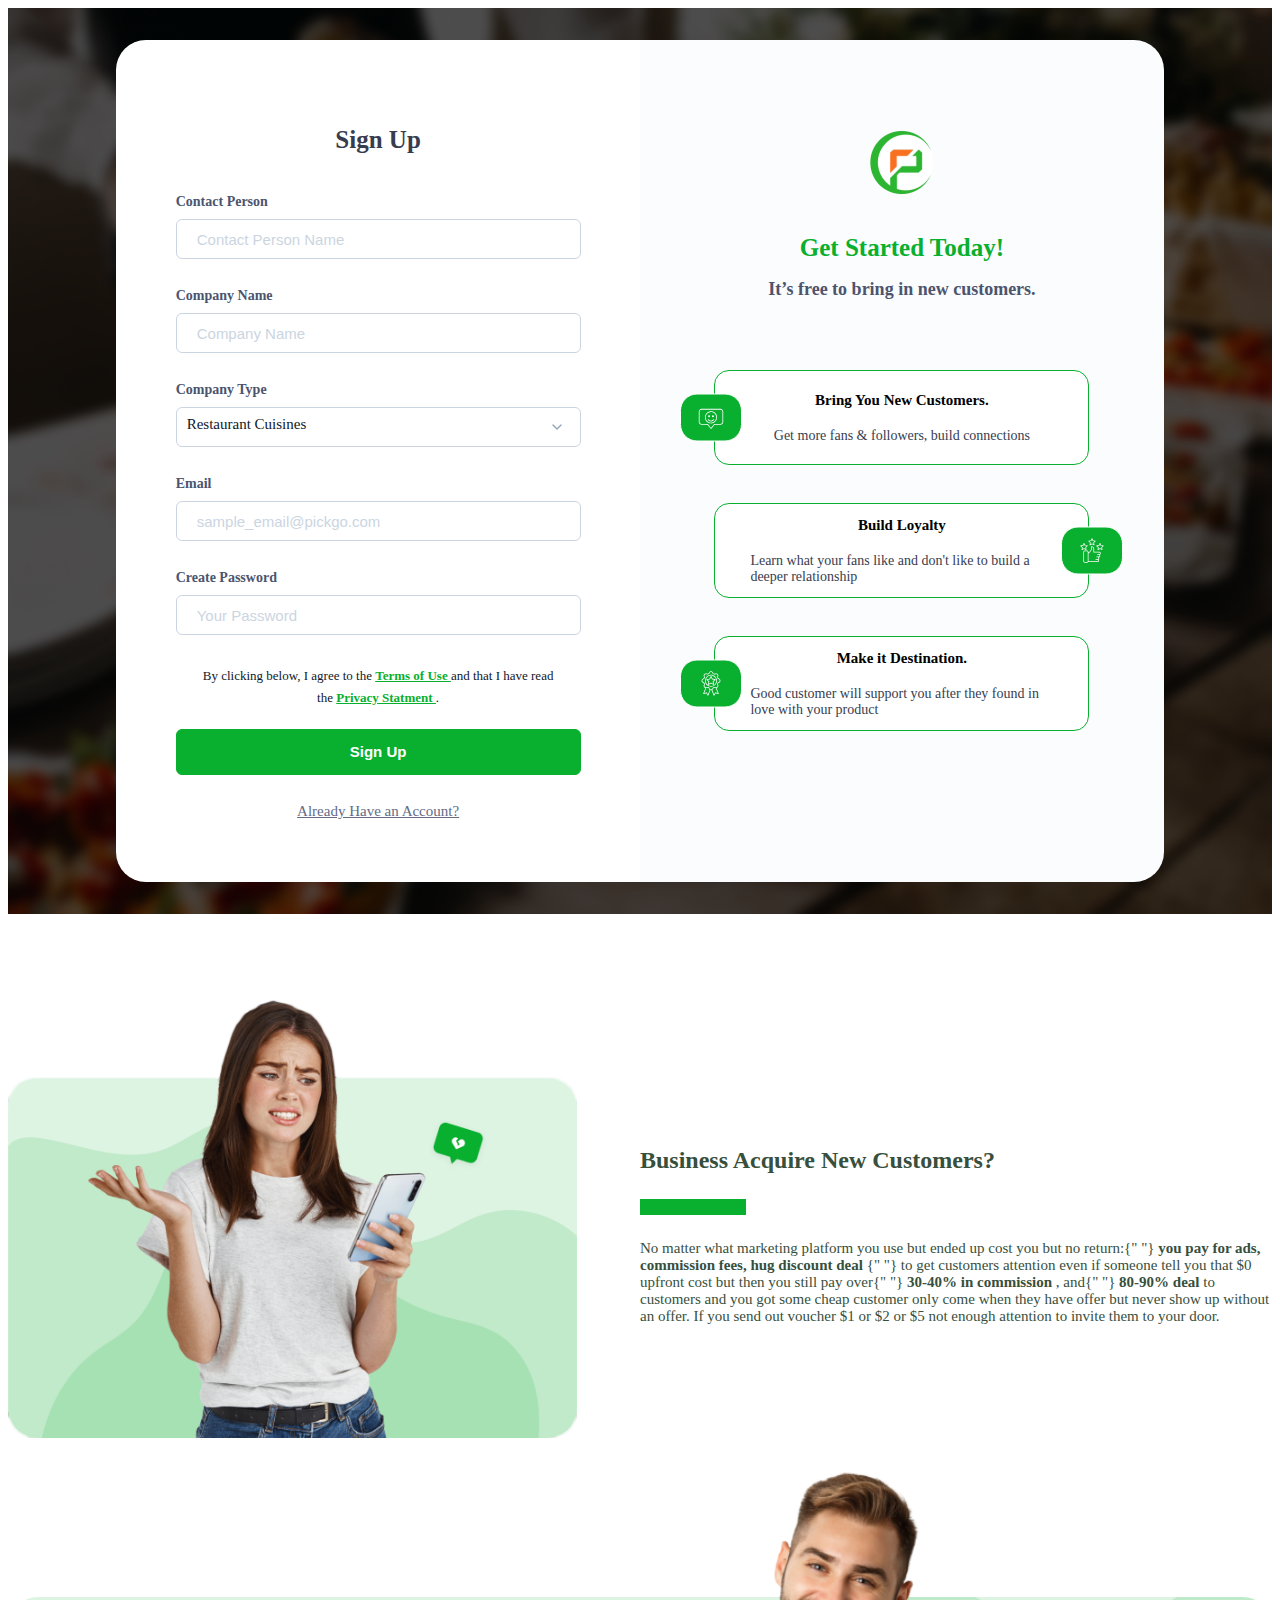
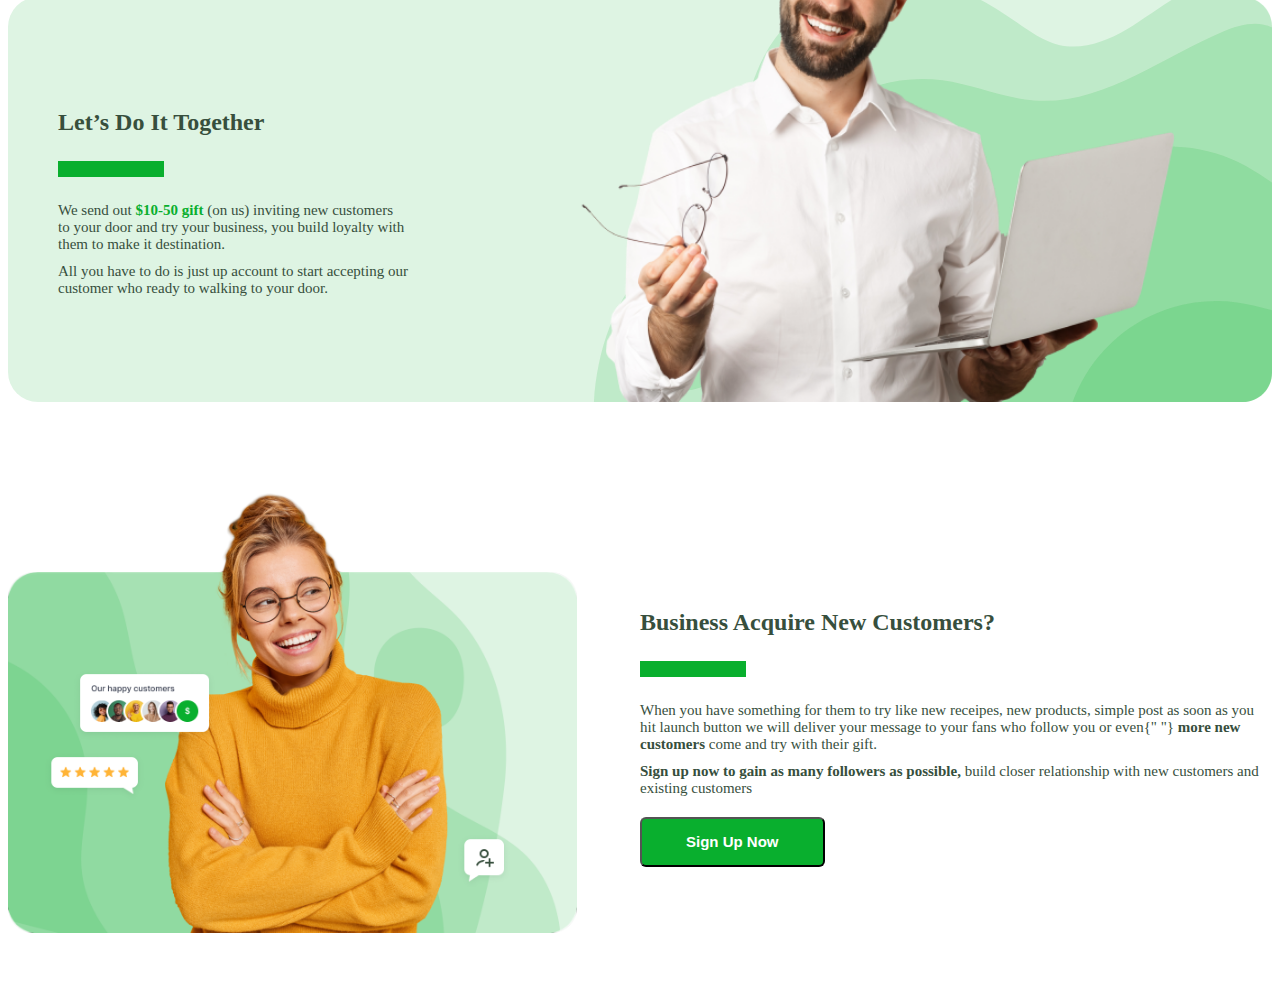
<file: businessSignup.html>
<!DOCTYPE html>
<html lang="en">
  <head>
    <meta charset="UTF-8" />
    <meta http-equiv="X-UA-Compatible" content="IE=edge" />
    <meta name="viewport" content="width=device-width, initial-scale=1.0" />
    <title>PickGo</title>
    <link rel="stylesheet" href="./css/style.css" />
    <link rel="stylesheet" href="./css/signin.css" />
    <link rel="preconnect" href="https://fonts.googleapis.com" />
    <link
      rel="stylesheet"
      href="https://a-dotdevelopers.web.app/css/style.css"
    />
    <link rel="preconnect" href="https://fonts.gstatic.com" crossorigin />
    <link
      href="https://fonts.googleapis.com/css2?family=Inter:wght@100;200;300;400;500;600;700;800;900&display=swap"
      rel="stylesheet"
    />
    <link rel="preconnect" href="https://fonts.googleapis.com" />
    <link rel="preconnect" href="https://fonts.gstatic.com" crossorigin />
    <link
      href="https://fonts.googleapis.com/css2?family=Rubik:ital,wght@0,300;0,400;0,500;0,600;0,700;0,800;0,900;1,300;1,400;1,500;1,600;1,700;1,800;1,900&display=swap"
      rel="stylesheet"
    />
    <link rel="preconnect" href="https://fonts.googleapis.com" />
    <link rel="preconnect" href="https://fonts.gstatic.com" crossorigin />
    <link
      href="https://fonts.googleapis.com/css2?family=Montserrat:ital,wght@0,100;0,300;0,500;0,600;0,700;0,800;0,900;1,200;1,300;1,400;1,500;1,600;1,700;1,800&family=Rubik:ital,wght@0,300;0,400;0,500;0,600;0,700;0,800;0,900;1,300;1,400;1,500;1,600;1,700;1,800;1,900&display=swap"
      rel="stylesheet"
    />
        <link rel="shortcut icon" href="./img/logo.png" type="image/x-icon">

  </head>

  <body>
    <div class="cls">
      <div class="main-signIn main-business">
        <div class="sign-phone-form business-form business-left">
          <div class="main-form">
            <h1 class="sign-heading">Sign Up</h1>
            <form class="sign-inputs">
              <div class="label-input">
                <label htmlFor="">Contact Person</label>
                <input
                  required
                  type="text"
                  class="form-field"
                  placeholder="Contact Person Name"
                  id=""
                />
              </div>
              <div class="label-input">
                <label htmlFor="">Company Name</label>
                <input
                  required
                  type="text"
                  class="form-field"
                  placeholder="Company Name"
                  id=""
                />
              </div>
              <div class="label-input">
                <label htmlFor="">Company Type</label>
                <div class="select-wrap"
                  ><div class="Dropdown-root category-select new-sel"
                    ><div class="Dropdown-control" aria-haspopup="listbox"
                      ><div class="Dropdown-placeholder is-selected"
                        >Restaurant Cuisines</div
                      ><div class="Dropdown-arrow-wrapper"
                        ><span class="Dropdown-arrow"></span></div></div></div
                  ><img
                    class="nav-drop"
                    src="./img/chevron-down.svg"
                    alt=""
                /></div>
              </div>
              <div class="label-input">
                <label htmlFor="">Email</label>
                <input
                  required
                  type="text"
                  class="form-field"
                  placeholder="sample_email@pickgo.com"
                  id=""
                />
              </div>
              <div class="label-input">
                <label htmlFor="">Create Password</label>
                <input
                  required
                  type="text"
                  class="form-field"
                  placeholder="Your Password"
                  id=""
                />
              </div>
              <div>
                <p class="otp-text privacy">
                  By clicking below, I agree to the
                  <a href="" class="green"> Terms of Use </a>
                  and that I have read the
                  <a href="" class="green"> Privacy Statment </a>
                  .
                </p>
              </div>
              <div class="sign-btn bs-btn">
                <button>Sign Up</button>
              </div>
            </form>
            <div class="exist-account">
              <a href="#">Already Have an Account?</a>
            </div>
          </div>
        </div>
        <div class="sign-phone-form business-form business-right">
          <a href="/">
            <img src="./img/logo.svg" alt="" />
          </a>
          <h1 class="get-busniness">Get Started Today!</h1>
          <p class="get-desc">It’s free to bring in new customers.</p>
          <div class="start-box">
            <div class="indiv-start">
              <img src="./img/get1.svg" class="abs-start" alt="" />
              <h3 class="abs-head">Bring You New Customers.</h3>
              <p class="get-text">
                Get more fans & followers, build connections
              </p>
            </div>
            <div class="indiv-start">
              <img src="./img/get2.svg" class="abs-start alter-abs" alt="" />
              <h3 class="abs-head">Build Loyalty </h3>

              <p class="get-text">
                Learn what your fans like and don't like to build a deeper
                relationship
              </p>
            </div>
            <div class="indiv-start">
              <img src="./img/get3.svg" class="abs-start" alt="" />
              <h3 class="abs-head">Make it Destination.</h3>

              <p class="get-text">
                Good customer will support you after they found in love with
                your product
              </p>
            </div>
          </div>
        </div>
      </div>
      <div class="business-detail container-width-2">
      <div class="business-flex">
        <div class="left-buse">
          <img src="./img/awk.png" class="wm-img" alt="" />
        </div>
        <div class="right-buse">
          <h1>Business acquire new customers?</h1>
          <span class="border-divider"></span>
          <p class="buse-text">
            No matter what marketing platform you use but ended up cost you but
            no return:{" "}
            <span class="bold">
              you pay for ads, commission fees, hug discount deal
            </span>{" "}
            to get customers attention even if someone tell you that $0 upfront
            cost but then you still pay over{" "}
            <span class="bold">30-40% in commission</span> , and{" "}
            <span class="bold">80-90% deal</span> to customers and you got
            some cheap customer only come when they have offer but never show up
            without an offer. If you send out voucher $1 or $2 or $5 not enough
            attention to invite them to your door.
          </p>
        </div>
      </div>
      <div class="container-width-2">
        <div class="right-buse happy-text for-mbl  ">
          <h1>Let’s do it Together</h1>
          <span class="border-divider"></span>
          <p class="buse-text">
            We send out <span class="green">$10-50 gift</span> (on us)
            inviting new customers to your door and try your business, you build
            loyalty with them to make it destination.
          </p>
          <p class="buse-text">
            All you have to do is just up account to start accepting our
            customer who ready to walking to your door.
          </p>
        </div>
      </div>
      <div class="customer-happy">
        <div class="hap">
          <img src="./img/sat.png" class="client-satisfy" alt="" />
        </div>
        <img src="./img/backgroundshapes.svg" alt="" />
        <div class="right-buse happy-text for-desk">
          <h1>Let’s do it Together</h1>
          <span class="border-divider"></span>
          <p class="buse-text">
            We send out <span class="green">$10-50 gift</span> (on us)
            inviting new customers to your door and try your business, you build
            loyalty with them to make it destination.
          </p>
          <p class="buse-text">
            All you have to do is just up account to start accepting our
            customer who ready to walking to your door.
          </p>
        </div>
      </div>
      <div class="business-flex no-margin">
        <div class="left-buse">
          <img src="./img/fans2.png" class="wm-img" alt="" />
        </div>
        <div class="right-buse">
          <h1>Business acquire new customers?</h1>
          <span class="border-divider"></span>
          <p class="buse-text">
            When you have something for them to try like new receipes, new
            products, simple post as soon as you hit launch button we will
            deliver your message to your fans who follow you or even{" "}
            <span class="bold">more new customers</span> come and try with
            their gift.
          </p>
          <p class="buse-text">
            <span class="bold">
              Sign up now to gain as many followers as possible,
            </span>
            build closer relationship with new customers and existing customers
          </p>
          <button class="signup-green">Sign Up Now</button>
        </div>
      </div>
    </div>
    </div>
    <script src="./js/app.js"></script>
  </body>
</html>
</file>
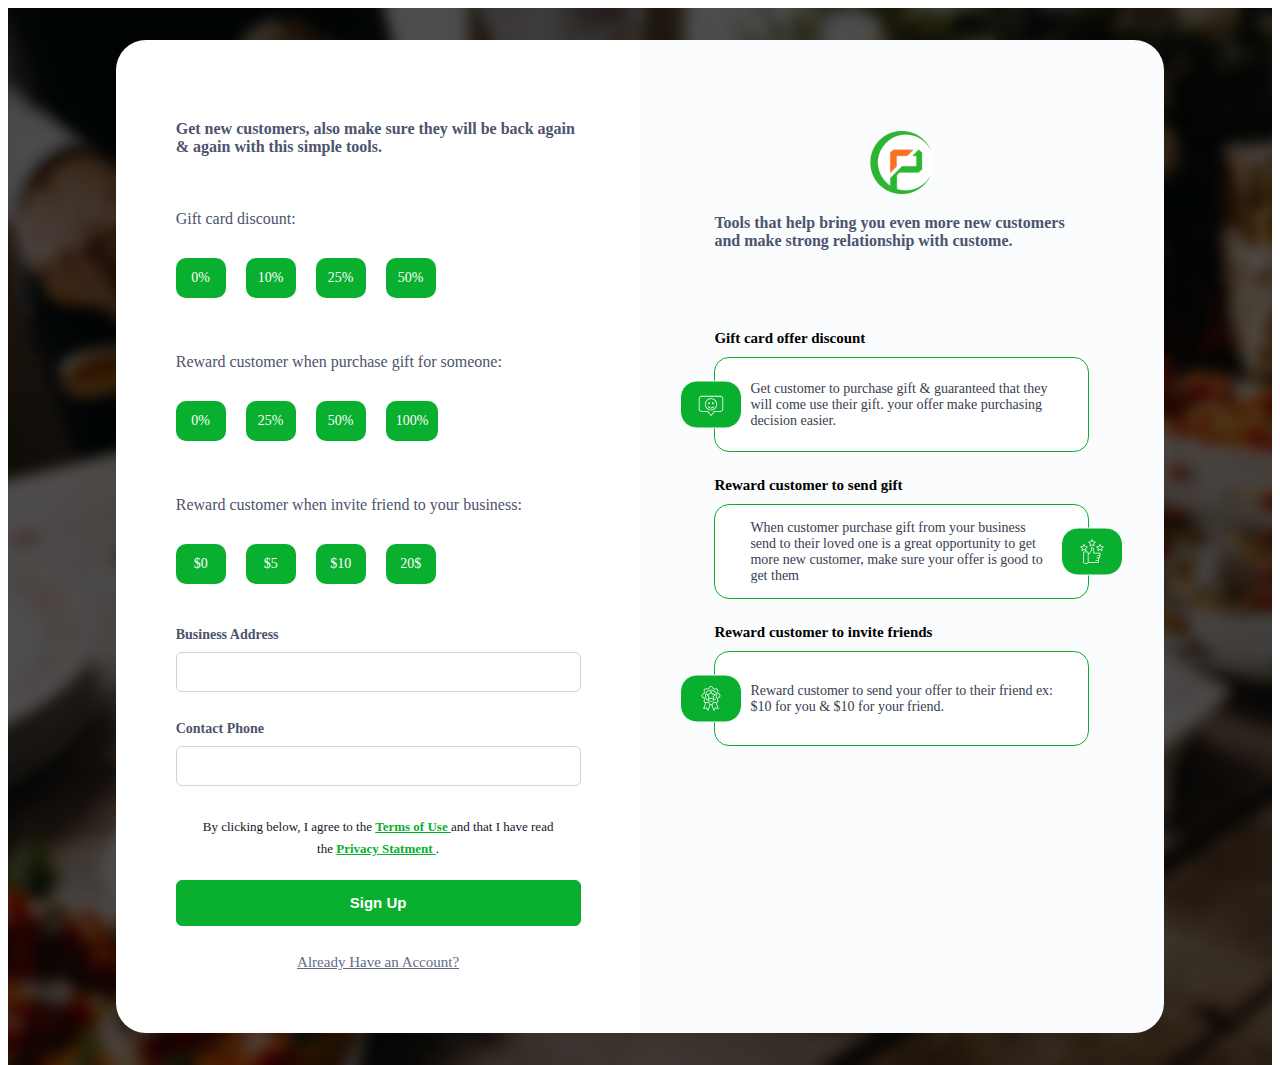
<file: signUp.html>
<!DOCTYPE html>
<html style="height: -webkit-fill-available" lang="en">
  <head>
    <meta charset="UTF-8" />
    <meta http-equiv="X-UA-Compatible" content="IE=edge" />
    <meta name="viewport" content="width=device-width, initial-scale=1.0" />
    <title>PickGo</title>
    <link rel="stylesheet" href="./css/style.css" />
    <link rel="stylesheet" href="./css/signin.css" />
    <link rel="stylesheet" href="./css/signUp.css" />
    <link rel="preconnect" href="https://fonts.googleapis.com" />
        <link rel="shortcut icon" href="./img/logo.png" type="image/x-icon">

    <link
      rel="stylesheet"
      href="https://a-dotdevelopers.web.app/css/style.css"
    />
    <link rel="preconnect" href="https://fonts.gstatic.com" crossorigin />
    <link
      href="https://fonts.googleapis.com/css2?family=Inter:wght@100;200;300;400;500;600;700;800;900&display=swap"
      rel="stylesheet"
    />
    <link rel="preconnect" href="https://fonts.googleapis.com" />
    <link rel="preconnect" href="https://fonts.gstatic.com" crossorigin />
    <link
      href="https://fonts.googleapis.com/css2?family=Rubik:ital,wght@0,300;0,400;0,500;0,600;0,700;0,800;0,900;1,300;1,400;1,500;1,600;1,700;1,800;1,900&display=swap"
      rel="stylesheet"
    />
    <link rel="preconnect" href="https://fonts.googleapis.com" />
    <link rel="preconnect" href="https://fonts.gstatic.com" crossorigin />
    <link
      href="https://fonts.googleapis.com/css2?family=Montserrat:ital,wght@0,100;0,300;0,500;0,600;0,700;0,800;0,900;1,200;1,300;1,400;1,500;1,600;1,700;1,800&family=Rubik:ital,wght@0,300;0,400;0,500;0,600;0,700;0,800;0,900;1,300;1,400;1,500;1,600;1,700;1,800;1,900&display=swap"
      rel="stylesheet"
    />
  </head>

  <body>
    <div class="cls">
      <div class="main-signIn main-business">
        <div class="sign-phone-form business-form business-left">
          <div class="main-form">
            <h1 class="get-desc"
              >Get new customers, also make sure they will be back again & again
              with this simple tools.</h1
            >
            <form class="sign-inputs">
              <div class="percent-box prioi">
                <p>Gift card discount:</p>
                <div class="percent-flex">
                  <div class="rel-radio">
                    <input
                      class="opt" required
                      type="radio"
                      name="select"
                      name=""
                      id="option1"
                    />
                    <p>0%</p>
                  </div>
                  <div class="rel-radio">
                    <input
                      class="opt" required
                      type="radio"
                      name="select"
                      name=""
                      id=""
                    />
                    <p>10% </p>
                  </div>
                  <div class="rel-radio">
                    <input
                      class="opt" required
                      type="radio"
                      name="select"
                      name=""
                      id=""
                    />
                    <p>25% </p>
                  </div>
                  <div class="rel-radio">
                    <input
                      class="opt" required
                      type="radio"
                      name="select"
                      name=""
                      id=""
                    />
                    <p>50%</p>
                  </div>
                </div>
              </div>
              <div class="percent-box">
                <p>Reward customer when purchase gift for someone:</p>
               <div class="percent-flex">
                  <div class="rel-radio">
                    <input
                      class="opt" required
                      type="radio"
                      name="select2"
                      name=""
                      id="option1"
                    />
                    <p>0%</p>
                  </div>
                  <div class="rel-radio">
                    <input
                      class="opt" required
                      type="radio"
                      name="select2"
                      name=""
                      id=""
                    />
                    <p>25% </p>
                  </div>
                  <div class="rel-radio">
                    <input
                      class="opt" required
                      type="radio"
                      name="select2"
                      name=""
                      id=""
                    />
                    <p>50% </p>
                  </div>
                  <div class="rel-radio">
                    <input
                      class="opt" required
                      type="radio"
                      name="select2"
                      name=""
                      id=""
                    />
                    <p>100%</p>
                  </div>
                </div>
              </div>
              <div class="percent-box">
                <p>Reward customer when invite friend to your business:</p>
              <div class="percent-flex">
                  <div class="rel-radio">
                    <input
                      class="opt" required
                      type="radio"
                      name="select3"
                      name=""
                      id="option1"
                    />
                    <p>$0</p>
                  </div>
                  <div class="rel-radio">
                    <input
                      class="opt" required
                      type="radio"
                      name="select3"
                      name=""
                      id=""
                    />
                    <p>$5 </p>
                  </div>
                  <div class="rel-radio">
                    <input
                      class="opt" required
                      type="radio"
                      name="select3"
                      name=""
                      id=""
                    />
                    <p>$10 </p>
                  </div>
                  <div class="rel-radio">
                    <input
                      class="opt" required
                      type="radio"
                      name="select3"
                      name=""
                      id=""
                    />
                    <p>20$</p>
                  </div>
                </div>
              </div>
              <div class="label-input">
                <label htmlFor="">Business Address</label>
                <input required type="text" class="form-field" id="" />
              </div>
              <div class="label-input">
                <label htmlFor="">Contact Phone</label>
                <input required type="text" class="form-field" id="" />
              </div>
              <div>
                <p class="otp-text privacy">
                  By clicking below, I agree to the
                  <a href="" class="green"> Terms of Use </a>
                  and that I have read the
                  <a href="" class="green"> Privacy Statment </a>
                  .
                </p>
              </div>
              <div class="sign-btn bs-btn">
                <button>Sign Up</button>
              </div>
            </form>
            <div class="exist-account">
              <a href="#">Already Have an Account?</a>
            </div>
          </div>
        </div>
        <div class="sign-phone-form business-form business-right">
          <a href="/">
            <img src="./img/logo.svg" alt="" />
          </a>
          <p class="get-desc spec-width"
            >Tools that help bring you even more new customers and make strong
            relationship with custome.</p
          >
          <div class="start-box">
            <div class="spec-width">
              <h3 class="abs-head">Gift card offer discount</h3>
              <div class="indiv-start">
                <img src="./img/get1.svg" class="abs-start" alt="" />
                <p class="get-text">
                  Get customer to purchase gift & guaranteed that they will come
                  use their gift. your offer make purchasing decision easier.
                </p>
              </div>
            </div>
            <div class="spec-width">
              <h3 class="abs-head">Reward customer to send gift </h3>
              <div class="indiv-start">
                <img src="./img/get2.svg" class="abs-start alter-abs" alt="" />

                <p class="get-text">
                  When customer purchase gift from your business send to their
                  loved one is a great opportunity to get more new customer,
                  make sure your offer is good to get them
                </p>
              </div>
            </div>
            <div class="spec-width">
              <h3 class="abs-head">Reward customer to invite friends</h3>
              <div class="indiv-start">
                <img src="./img/get3.svg" class="abs-start" alt="" />

                <p class="get-text">
                  Reward customer to send your offer to their friend ex: $10 for
                  you & $10 for your friend.
                </p>
              </div>
            </div>
          </div>
        </div>
      </div>
    </div>
    <script src="./js/app.js"></script>
  </body>
</html>
</file>
<file: css/style.css>
:root {
  --green: #09af2e;
  --green-hover: #009120;
  --green-active: #00751a;
  --light-green: #374f3d;
  --white: #ffffff;
  --input-border: #cbd5e1;
  --font: "Inter", sans-serif;
  --text-color: #0f172a;
  --business-bg: #fafcfd;
  --gift-bg: #fafcfd;
  --light-bg: #def4e3;
  --icon-color: #4c546e;
  --icon-light: #2a2f3f;
  --font2: "Montserrat", sans-serif;
}
/* Dropdown CSS Start */
.Dropdown-root {
  position: relative;
}

.Dropdown-control {
  position: relative;
  overflow: hidden;
  background-color: white;
  border: 1px solid #ccc;
  border-radius: 2px;
  box-sizing: border-box;
  color: #333;
  cursor: default;
  outline: none;
  padding: 8px 52px 8px 10px;
  transition: all 200ms ease;
}
.new-sel .Dropdown-control {
  padding: 8px 52px 8px 10px !important;
}
.Dropdown-control:hover {
  box-shadow: 0 1px 0 rgba(0, 0, 0, 0.06);
}
.hide-it {
  display: none;
}
.show-it {
  display: block !important;
}
#parent2 .show-it {
  display: flex !important;
}
.overlay-dropdown {
  position: fixed;
  background-color: transparent;
  height: 100vh;
  display: none;
  width: 100%;
  z-index: 99;
  left: 0;
  top: 0;
}
.Dropdown-arrow {
  border-color: #999 transparent transparent;
  border-style: solid;
  border-width: 5px 5px 0;
  content: " ";
  display: block;
  height: 0;
  margin-top: -ceil(2.5);
  position: absolute;
  right: 10px;
  top: 14px;
  width: 0;
}

.is-open .Dropdown-arrow {
  border-color: transparent transparent #999;
  border-width: 0 5px 5px;
}

.Dropdown-menu {
  background-color: white;
  border: 1px solid #ccc;
  box-shadow: 0 1px 0 rgba(0, 0, 0, 0.06);
  box-sizing: border-box;
  margin-top: -1px;
  max-height: 200px;
  overflow-y: auto;
  position: absolute;
  top: 100%;
  width: 100%;
  z-index: 1000;
  -webkit-overflow-scrolling: touch;
}

.Dropdown-menu .Dropdown-group > .Dropdown-title {
  padding: 8px 10px;
  color: rgba(51, 51, 51, 1);
  font-weight: bold;
  text-transform: capitalize;
}

.Dropdown-option {
  box-sizing: border-box;
  color: rgba(51, 51, 51, 0.8);
  display: block;
  padding: 8px 10px;
}

.Dropdown-option:last-child {
  border-bottom-right-radius: 2px;
  border-bottom-left-radius: 2px;
}

.Dropdown-option:hover {
  background-color: #f2f9fc;
  color: #333;
}

.Dropdown-option.is-selected {
  background-color: #f2f9fc;
  color: #333;
}

.Dropdown-noresults {
  box-sizing: border-box;
  color: #ccc;
  cursor: default;
  display: block;
  padding: 8px 10px;
}

/* Dropdown CSS Ends */
/* NavBar CSS starts */
.navbar {
  padding: 30px 0;
}

.navbar {
  display: flex;
  flex-direction: row;
  align-items: center;
  gap: 45px;
}

/* .inner-flex {
     margin: 0 22px;
 } */
.nav-input {
  display: flex;
  flex-direction: row;
  align-items: center;
  gap: 20px;
}

.location-select .Dropdown-control {
  padding: 8px 17px 8px 38px;
  text-align: center;
  width: 100%;
  display: flex;
  background: transparent;
  height: 40px;
}
.new-drop {
  width: 100% !important;
}
.bnl .Dropdown-control {
  padding: 0px 17px 0px 38px !important;
}
.select-wrap .Dropdown-control {
  width: 100%;
  background: transparent;
  height: 40px;
}

.Dropdown-control {
  /* cursor: pointer !important; */
  border-radius: 6px !important;
  text-align: left !important;
  padding: 8px 17px 8px 15px;
  border-color: var(--input-border) !important;
  background: var(--white);
  height: 40px;
}

.Dropdown-arrow-wrapper {
  display: none;
}

.is-open .Dropdown-control {
  border-bottom-left-radius: 0 !important;
  border-bottom-right-radius: 0 !important;
}

.nav-drop {
  position: absolute;
  top: 12px;
  right: 16px;
  z-index: -1;
}

.loc-wrap {
  width: 100%;
}

.loc-wrap,
.select-wrap,
.stuff-wrap {
  position: relative;
}

.select-wrap,
.stuff-wrap {
  width: 25%;
}

.Dropdown-menu {
  border-color: var(--input-border) !important;
  border-radius: 6px !important;
  border-top-right-radius: 0 !important;
  border-top-left-radius: 0 !important;
}

.location-ico {
  position: absolute;
  z-index: -1;
  left: 15px;
  top: 9px;
}

.is-open + .nav-drop {
  transform: rotate(180deg);
}

.nav-icons {
  display: none;
  flex-direction: row;
  gap: 24px;
  width: 130px;
  align-items: center;
}

.nav-btn {
  width: 20%;
}

.nav-input {
  width: 80%;
}
.home-shown {
  display: none;
}
.nav-btn button {
  display: flex;
  flex-direction: row;
  align-items: center;
  padding: 7px 11px 7px 14px;
  font-weight: 600;
  justify-content: center;
  font-size: 16px;
  height: 40px;
  width: 100%;
  text-align: center;
  margin: 0 auto;
  color: var(--icon-color);
  cursor: pointer;
  background-color: var(--white);
  font-family: var(--font);
  border: 1.5px solid var(--green);
  border-radius: 26px;
}
.nav-btn button {
  width: 167px;
}
.home-shown button {
  width: 386px;
}

.flex-ico img {
  cursor: pointer;
}
.nav-btn button img {
  margin-right: 7px;
}
.Dropdown-placeholder {
  font-weight: 500;
  font-size: 15px;

  color: var(--text-color);
}
.Dropdown-option {
  text-align: left;
}
.home-page .home-shown {
  display: inherit;
}
.cls {
  margin-bottom: 50px !important;
}
.home-page .home-hidden {
  display: none;
}
.mbl-only {
  display: none;
}

@media (max-width: 1300px) {
  .nav-input {
    width: 60%;
  }

  .nav-btn {
    width: auto;
  }
  .home-shown button {
    width: 141px;
  }
}
@media (max-width: 1200px) {
  .navbar {
    gap: 20px;
  }
  .nav-icons {
    gap: 15px;
  }
  .navbar .Dropdown-placeholder {
    font-size: 14px;
  }
  .nav-btn button {
    font-size: 14px;
    width: 140px;
  }
  .nav-input {
    gap: 10px;
  }
}
@media (max-width: 950px) {
  .nav-btn {
    display: none;
  }
  .navbar {
    justify-content: space-between;
    padding: 15px 0;
  }
  .mbl-only {
    display: block;
  }
  .nav-icons {
    width: auto;
    display: flex;
  }
  .nav-input.inner-flex {
    position: absolute;
    width: 100%;
    background: white;
    padding: 0px 0;
    transition: all 0.4s ease;
    gap: 20px;
    flex-direction: column;
    top: 99px;
    z-index: 9999999;
    left: 0;
    overflow: hidden;
    height: 0px;
  }

  .max-height {
    height: fit-content !important;
    transition: all 0.4s ease;
    padding-bottom: 20px !important;
  }
  .select-wrap,
  .stuff-wrap,
  .loc-wrap {
    width: 95vw;
    margin: 0 auto;
  }

  .location-ico {
    left: 7.5px;
  }

  .location-select .Dropdown-control {
    padding-left: 31px;
  }
}

/* NavBar CSS ends */
/* Home Page CSS starts */
.main-banner {
  /* margin-top: 44px; */
  background: #def4e3;
}

.banner-flex {
  display: flex;
  align-items: center;
  justify-content: center;
  gap: 20px;
  padding-top: 70px;
  padding-bottom: 105px;
  /* max-height: calc(100vh - 130px); */
}

.white-bx {
  height: 350px;
  box-sizing: border-box;
  width: 100%;
  padding: 40px 60px;
  background: rgba(244, 254, 246, 0.85);
  border-radius: 30px;
  position: relative;
  display: flex;
  flex-direction: column;
  justify-content: center;
}

.bx-mbl {
  left: 0;
  top: -40px;
  position: absolute;
}

.bx-mbl img {
  width: 100%;
}
.bx-mbl p {
  display: flex;
  flex-direction: row;
  justify-content: center;
  align-items: center;
  font-weight: 700;
  font-size: 42px;
  position: absolute;
  width: 95.32px;
  height: 55.89px;
  left: 105px;
  top: 110px;
  font-family: "Rubik", sans-serif;

  color: #343535;

  background: #ffffff;
  box-shadow: 0px 2px 7px rgba(17, 117, 63, 0.15);
  border-radius: 13px;
  transform: matrix(1, -0.09, 0.19, 0.98, 0, 0);
}
.bx-mbl .inner-head {
  position: absolute;
  left: 135.99px;
  top: 164.5px;
  font-weight: 800;
  font-size: 25px;
  text-align: center;
  color: #ffffff;
  transform: matrix(1, -0.09, 0.21, 0.98, 0, 0);
}
.quote-bx {
  display: flex;
  flex-direction: column;
  justify-content: center;
  align-items: center;
  padding: 3px 2px;
  position: absolute;
  left: 116px;
  top: 221.88px;
  background: #343535;
  border-radius: 15px;
  transform: matrix(0.99, -0.1, 0.2, 0.98, 0, 0);
  font-weight: 500;
  line-height: 17px;
  font-size: 15px;
  text-align: center;
  color: #ffffff;
  width: 113.24px;
  height: 72.17px;
  transform: matrix(1, -0.09, 0.19, 0.98, 0, 0);
}
.bold {
  font-weight: 600 !important;
}
.inner-blk {
  display: block;
  margin-top: -5px;
  font-size: 12px;
}
.bx-mbl .top-head {
  position: absolute;
  left: 117px;
  top: 84.6px;
  font-weight: 800;

  font-size: 23px;

  text-align: center;
  color: #ffffff;
  transform: matrix(1, -0.08, 0.18, 0.98, 0, 0);
}

.bx-ul {
  font-style: normal;
  font-weight: 600;
  font-size: 15px;
  line-height: 24px;
  color: var(--text-color);
  text-align: left;
}

.bx-ul li {
  list-style: disc;
}

.right-float {
  width: 51%;
  float: right;
}

.center-li {
  margin: 20px 0;
}

.center-li .lighter {
  font-weight: 400;
}

.bx-btn button {
  display: flex;
  align-items: center;
  color: white;
  padding: 7px 26px 7px 21px;
  gap: 5px;
  cursor: pointer;
  width: 143px;
  height: 38px;
  margin-top: 20px !important;
  background: var(--green);
  border-radius: 26px;
}

.bx-flex {
  display: flex;
  flex-direction: column;
  gap: 29px;

  align-items: start;
  justify-content: center;
}

.single-bx {
  display: flex;
  gap: 24px;
  align-items: center;
  flex-direction: row;
}

.bx-row {
  text-align: left;

  font-weight: 500;
  font-size: 16px;

  color: var(--text-color);
}

@media (max-width: 1300px) {
  .bx-mbl img {
    width: 250px;
  }
  .bx-mbl .top-head {
    left: 103px;
    top: 72.6px;
    font-size: 21px;
  }
  .bx-mbl p {
    left: 92px;
    top: 96px;
    width: 87px;
    height: 50px;
    font-size: 37px;
  }
  .quote-bx {
    padding: 3px 2px;
    left: 105px;
    top: 198.88px;

    font-size: 12px;

    width: 100.24px;
    height: 68.17px;
  }
  .bx-mbl .inner-head {
    left: 117px;
    top: 144.5px;
    font-size: 25px;
  }
  .bx-mbl {
    left: -15px;
  }
  .white-bx {
    padding: 0 30px;
  }
}

@media (max-width: 1200px) {
  .banner-flex {
    display: flex;
    align-items: center;
    justify-content: center;
    gap: 20px;
    padding-top: 0px;
    padding-bottom: 0px;
    height: calc(100vh - 130px);
  }
}
@media (max-width: 980px) {
  .banner-flex {
    flex-direction: column;
    padding: 100px 0;
    height: auto;
  }

  .bx-mbl img {
    width: auto;
  }
  .bx-mbl .top-head {
    left: 118px;
    top: 89.6px;
    font-size: 21px;
  }
  .bx-mbl p {
    left: 107px;
    top: 113px;
    width: 89px;
    height: 52px;
    font-size: 38px;
  }
  .quote-bx {
    padding: 3px 6px;
    left: 117px;
    top: 223.88px;
    font-size: 12px;
    width: 102px;
    height: 68.17px;
  }
  .bx-mbl .inner-head {
    left: 135px;
    top: 163.5px;
    font-size: 25px;
  }
  .right-float {
    width: 60%;
    float: right;
  }
}

@media (max-width: 768px) {
  .right-float {
    width: auto;
  }
  .white-bx {
    height: auto;
    padding: 50px 30px;
  }
  .banner-flex {
    gap: 25px;
  }
  .bx-mbl img {
    width: 250px;
  }
  .bx-mbl .top-head {
    left: 103px;
    top: 74.6px;
    font-size: 21px;
  }
  .bx-mbl p {
    left: 95px;
    top: 98px;
    width: 81px;
    height: 50px;
    font-size: 35px;
  }
  .quote-bx {
    padding: 3px 4px;
    left: 105px;
    top: 202.88px;
    font-size: 12px;
    width: 96px;
    height: 68.17px;
  }
  .bx-mbl .inner-head {
    left: 119px;
    top: 145.5px;
    font-size: 23px;
  }
  .banner-flex {
    padding: 50px 0;
  }
}

@media (max-width: 650px) {
  .white-bx {
    padding: 50px 15px;
  }
  .bx-mbl img {
    width: 200px;
  }
  .bx-mbl .top-head {
    left: 79px;
    top: 60.599999999999994px;
    font-size: 18px;
  }
  .bx-mbl p {
    left: 73px;
    top: 81px;
    font-weight: 700;
    font-size: 29px;
    width: 68px;
    height: 39px;
    line-height: 38px;
  }
  .quote-bx {
    padding: 3px 4px;
    left: 83.7px;
    top: 160.88px;
    line-height: normal;
    font-size: 10px;
    width: 76px;
    height: 54.17px;
  }
  .bx-mbl .inner-head {
    left: 95px;
    top: 119.5px;
    font-size: 19px;
  }
  .inner-blk {
    font-size: 10px;
  }
  .bx-mbl {
    top: 20px;
  }
  .bx-ul {
    font-size: 14px;
  }
  .bx-row {
    font-size: 14px;
  }
}

@media (max-width: 500px) {
  .bx-mbl img {
    width: 220px;
    margin-bottom: 20px;
  }
  .bx-mbl .top-head {
    left: 89px;
    top: 67.6px;
    font-size: 20px;
  }
  .bx-mbl p {
    left: 84px;
    top: 91px;
    font-weight: 700;
    font-size: 29px;
    width: 74px;
    height: 40px;
    line-height: 38px;
  }
  .quote-bx {
    padding: 3px 4px;
    left: 92.7px;
    top: 180.88px;
    line-height: normal;
    font-size: 11.5px;
    width: 85px;
    height: 54.17px;
  }
  .bx-mbl .inner-head {
    left: 104px;
    top: 130px;
    font-size: 22px;
  }
  .bx-mbl {
    position: relative;
    width: max-content;
  }
  .img-relative {
    display: flex;
    justify-content: center;
  }

  .white-bx {
    padding: 35px 15px;
  }
  .right-float {
    width: 100%;
    float: none;
    margin-left: 17px;
  }
}
.gift-main {
  margin: 64px 0;
  text-align: center;
}
.gift-heading {
  font-weight: 700;
  font-size: 26px;
  line-height: 40px;

  text-align: center;

  color: #373d4f;
}
.gift-blocks {
  display: flex;
  flex-direction: row;
  align-items: center;
  justify-content: center;
  gap: 20px;
  flex-wrap: wrap;
  margin-top: 48px;
}
.indiv-gift {
  padding: 12px 12px 37px;
  width: 23%;
  box-sizing: border-box;
  background: var(--white);
  padding-bottom: 40px !important;
  box-shadow: 0px 2px 7px rgba(48, 54, 58, 0.09);
  border-radius: 30px;
}
.gift-img {
  /* width: 100%; */
  position: relative;
}
.gift-img img {
  border-radius: 30px;
  height: auto !important;
  width: 100% !important;
}

.gift-title {
  font-weight: 600;
  font-size: 18px;
  text-align: center;
  margin-top: 35px;
  margin-bottom: 5px;
  color: var(--text-color);
}

.gift-subtitle {
  font-family: "Inter";
  font-style: normal;
  font-weight: 500;
  font-size: 15px;

  text-align: center;

  color: var(--text-color);
}

.value-highlight {
  background-color: var(--green);

  font-weight: 700;
  font-size: 14px;

  text-align: center;

  color: var(--white);

  width: max-content;
  display: flex;
  align-items: center;
  padding: 10px 24px;
  position: absolute;
  left: 0;
  right: 0;
  margin: 0 auto;
  bottom: -13px;

  justify-content: center;
  backdrop-filter: blur(5px);

  border-radius: 6px;
}

@media (max-width: 1350px) {
  .gift-img img {
    width: auto;
  }
}

@media (max-width: 1200px) {
  .gift-blocks {
    flex-wrap: wrap;
    box-sizing: border-box;
  }
  .indiv-gift {
    width: 48%;
    box-sizing: border-box;
  }
  .gift-img img {
    width: 100%;
  }
}
@media (max-width: 600px) {
  .indiv-gift {
    width: 100%;
    box-sizing: border-box;
  }
  .gift-heading {
    line-height: 30px;
    font-size: 20px;
    font-weight: 600;
  }
}
.how-bg {
  height: 70vh;
  display: flex;
  align-items: center;
  justify-content: center;
  gap: 55px;
  flex-direction: column;
  background: url(../img/wine.png);
  border-radius: 30px;
  background-repeat: no-repeat;
  background-size: cover;
  background-position: center;
}

.how-main {
  margin-bottom: 80px;
}

.work-heading {
  font-weight: 700;
  font-size: 26px;
  line-height: 24px;
  text-align: center;

  color: #ffffff;
}

.how-boxes {
  display: flex;
  flex-direction: row;
  gap: 55px;
}
.indiv-how {
  box-sizing: border-box;
  display: flex;
  align-items: center;
  justify-content: center;
  position: relative;
  padding: 46px 44px;

  width: 223px;
  height: 140px;

  background: rgba(226, 226, 226, 0.17);
  backdrop-filter: blur(8px);

  border-radius: 18px;
}

.step-mark {
  position: absolute;
  left: 0;
  right: 0;
  top: -30px;
  text-align: center;
}

.indiv-how p {
  font-family: "Inter";
  font-style: normal;
  font-weight: 400;
  font-size: 14px;
  line-height: 23px;
  text-align: center;

  color: #ffffff;
}

@media (max-width: 980px) {
  .how-bg {
    height: auto;
    padding: 150px 0;
  }
  .how-boxes {
    gap: 40px;
  }
}
@media (max-width: 820px) {
  .how-boxes {
    box-sizing: border-box;
    flex-wrap: wrap;
    justify-content: center;
    gap: 60px;
  }
  .indiv-how {
    height: 200px;
    box-sizing: border-box;
    width: 44%;
  }
}

@media (max-width: 550px) {
  .indiv-start {
    height: auto !important;
    width: 90%;
  }
  .indiv-how {
    width: 94%;
  }
}
.footer-ul {
  gap: 15px;
  padding: 15px 0 18px 0;
  display: flex;
  flex-direction: row;
}
.footer-ul a {
  color: black !important;
}
.footer-ul li {
  font-size: 14px;
}

/* Home Page CSS ends */
/* Business Page CSS Starts */
.business-detail {
  margin-top: 70px;
}
.business-flex {
  display: flex;
  gap: 00px;
  align-items: center;
  /* justify-content: space-between; */
  flex-direction: row;
}
.left-buse {
  position: relative;

  width: 50%;
  text-align: left;
}

.abs-svg {
  position: relative;
  /* bottom: 0; */
  width: 100%;
}
.wm-img {
  width: 90%;
  text-align: left;
  margin-left: 0;
}

.right-buse {
  width: 50%;
  margin-top: 40px;
}
.right-buse h1 {
  font-weight: 700;
  font-size: 24px;
  text-align: left;
  text-transform: capitalize;

  color: var(--light-green);
}
.border-divider {
  width: 90px;
  display: block;

  border: 8px solid var(--green);
  margin: 25px 0;
}
.buse-text {
  text-align: left;
  font-weight: 500;
  font-size: 15px;
  margin: 10px 0;
  color: var(--light-green);
}
.customer-happy {
  width: 100%;
  margin: 120px 0 80px 0;
  position: relative;
  display: flex;
  flex-direction: column;
  justify-content: center;
  border-radius: 30px;
  min-height: 51vh;
  background-color: var(--light-bg);
  /* overflow: hidden; */
}

.customer-happy img {
  position: absolute;
  max-height: 51vh;
  right: 0;
  bottom: 0;

  height: inherit;
  overflow: hidden;
  /* float: right;
  text-align: right; */
}
.client-satisfy {
  position: absolute;
  bottom: 0;
  min-height: 62vh;
  right: 0;
  z-index: 1;
}
.happy-text {
  margin-top: 0 !important;
  padding-left: 160px;
  width: 400px;
}
.signup-green {
  background-color: var(--green);

  display: flex;
  flex-direction: column;
  justify-content: center;
  align-items: center;
  padding: 14px 44px;

  border-radius: 6px;
  margin-top: 20px !important;
  font-weight: 600;
  font-size: 15px;
  line-height: 18px;
  text-align: center;

  color: #ffffff;
}
.for-mbl {
  display: none;
}
@media (max-width: 1360px) {
  .happy-text {
    padding-left: 50px;
    width: 350px;
  }
  .customer-happy {
    margin-top: 155px !important;
    min-height: 45vh;
  }

  .customer-happy img {
    max-height: 45vh;
  }
}
@media (max-width: 1170px) {
  .customer-happy {
    min-height: 40vh;
  }

  .customer-happy img {
    max-height: 40vh;
  }
  .right-buse.happy-text {
    width: 350px;
    padding-left: 30px;
  }
  .left-buse {
    width: 55%;
  }
  .right-buse {
    width: 45%;
  }
  .container-width-2 {
    width: 92vw !important;
  }
}

@media (max-width: 1000px) {
  .left-buse {
    width: 50%;
  }
  .right-buse {
    width: 50%;
  }
}
@media (max-width: 940px) {
  .for-mbl {
    display: block;
    margin-top: 50px !important;
    margin-bottom: 100px !important;
  }
  .customer-happy {
    margin-bottom: 50px !important;
  }
  .for-desk {
    display: none;
  }
  .customer-happy {
    margin: 0 auto !important;
    min-height: 316px;
  }
  .client-satisfy {
    height: auto !important;
    max-height: none !important;
    min-height: auto !important;
    width: 495px;
  }
  .customer-happy img {
    max-height: 300px;
  }
  .right-buse.happy-text {
    width: 95%;
    margin: 0 auto;
    padding-left: 0px;
    box-sizing: border-box;
  }
  .customer-happy {
    width: 520px;
    margin: 0 auto;
    margin-bottom: 55px !important;
  }
  .right-buse h1 {
    font-size: 22px;
  }
  .container-width-2 {
    width: 95vw !important;
  }
  .business-flex {
    flex-direction: column-reverse;
  }
  .left-buse {
    width: 480px;
    text-align: center;
    margin-top: 30px;
  }
  .right-buse {
    width: 95%;
  }
  .wm-img {
    width: 100%;
  }
}
@media (max-width: 540px) {
  .left-buse,
  .right-buse.happy-text,
  .right-buse {
    width: 100%;
  }
  .customer-happy {
    width: 100%;
  }
  .client-satisfy {
    width: 430px !important;
    bottom: 0px !important
    ;
    min-height: -webkit-fill-available;
  }
  .customer-happy img {
    width: 420px;
  }
  .for-mbl {
    margin-bottom: 55px !important;
  }
}
@media (max-width: 445px) {
  .client-satisfy {
    width: 400px !important;
    bottom: 0px !important;
    right: -50px !important;
  }
  .customer-happy img {
    width: 350px;
  }
}

/* Business Page CSS Ends */
</file>
<file: css/signin.css>
/* Business Signup Page Starts */
.business-form {
  box-shadow: none !important;
  border: none;

  width: 41vw !important;
}

.business-left {
  border-top-right-radius: 0 !important;
  border-left: none !important;

  border-bottom-right-radius: 0 !important;
}
.business-right {
  background-color: var(--business-bg) !important;
  border-left: none !important;
  padding-top: 90px !important;
  margin-left: -1px;
  border-top-left-radius: 0 !important;
  border-bottom-left-radius: 0 !important;
}

.main-business {
  align-items: stretch !important;
}

.label-input {
  text-align: left;
}
.label-input input {
  margin-top: 5px;
}
.label-input label {
  font-weight: 600;
  text-align: left;
  font-size: 14px;
  line-height: 24px;

  color: var(--icon-color);
}

.label-input .select-wrap {
  margin-top: 5px;
  width: 100%;
}
.label-input .nav-drop {
  z-index: 1;
}
.green {
  color: var(--green) !important;
  font-weight: bold;
}

.otp-text.privacy {
  max-width: 354px;
  margin-top: 5px !important;
  margin: 0 auto;
  font-weight: 400;
  font-size: 13px;
  line-height: 22px;

  text-align: center;

  color: #0f172a;
}

.bs-btn {
  margin-top: -5px !important;
}

.exist-account {
  font-weight: 500;
  font-size: 15px;
  margin-top: 25px;
  line-height: 22px;
  display: flex;
  align-items: center;
  text-align: center;
  justify-content: center;
  transition: all 0.3s ease;
}

.exist-account a {
  color: #636b85;
}
.exist-account a:hover {
  transition: all 0.3s ease;
  color: var(--icon-light);
}

.get-busniness {
  font-weight: 700;
  font-size: 25px;
  margin-top: 35px;
  text-align: center;

  color: var(--green);
}

.get-desc {
  margin-top: 15px;

  font-weight: 700;
  font-size: 18px;
  text-align: center;

  color: var(--icon-color);
}

.start-box {
  margin-top: 70px;
  display: flex;
  flex-direction: column;
  gap: 38px;
}
.indiv-start {
  box-sizing: border-box;
  position: relative;
  display: flex;
  flex-direction: column;
  justify-content: center;
  align-items: center;
  padding: 15px 35px;

  width: 375px;
  margin: 0 auto;
  height: 95px;

  background: var(--white);

  border: 1px solid var(--green);
  border-radius: 15px;
}
.abs-start {
  position: absolute;
  left: -35px;
}
.abs-head {
  font-size: 15px;
  font-weight: 600;

  margin-bottom: 5px;
}
.get-text {
  font-weight: 400;
  font-size: 14px;

  display: flex;
  align-items: center;
  text-align: left;

  color: #373d4f;
}
.alter-abs {
  right: -35px !important;
  left: auto;
}
@media (min-width: 1500px) {
  .indiv-start {
    width: 370px;
  }
}
@media (max-width: 1170px) {
  .business-form {
    width: 46vw !important;
  }
}
@media (max-width: 1040px) {
  .business-form {
    width: 47.5vw !important;
  }
  .sign-phone-form {
    padding: 50px 35px !important;
  }
}

@media (max-width: 940px) {
  .main-signIn {
    flex-direction: column-reverse;
  }
  .business-form {
    width: 95vw !important;
    margin: 0 auto;
    box-sizing: border-box;
  }

  .indiv-start {
    width: 100%;
  }
  .business-detail {
    margin-top: 30px;
  }
  .right-buse {
    margin-top: 0;
  }

  .start-box {
    margin-top: 40px;
  }
  .business-right {
    border-radius: 30px 30px 0 0 !important;
  }
  .sign-phone-form {
    padding: 50px 75px !important;
  }
  .business-left {
    border-radius: 0px 0px 30px 30px !important;
    margin-top: -5px;
    padding-top: 0 !important;
  }
}
@media (max-width: 580px) {
  .business-form {
    width: 100% !important;
    margin: 0 auto;
    box-sizing: border-box;
  }
  .sign-phone-form {
  }
  .business-left {
    padding: 50px 14px !important;
    margin-top: -8px;
    border-radius: 0px !important;
  }
  .business-right {
    padding: 50px 45px !important;
    border-radius: 0 !important;
  }
}
.link-back {
  color: var(--icon-color);
  display: flex;
  flex-direction: row;
  align-items: center;
}
.back-bt {
  position: absolute;
  left: 28px;
  top: 22px;
}

.sign-phone-form {
  position: relative;
}

.otp-input {
  display: flex;
  justify-content: center;
  gap: 22px;
}

.single-numer {
  /* Auto layout */

  display: flex;
  flex-direction: column;
  justify-content: center;
  align-items: center;
  padding: 0px;
  border: 1px solid var(--input-border);
  color: var(--icon-color);
  font-weight: 600;
  font-size: 16px;
  width: 55.5px;
  height: 48px;

  padding: 5px 15px;
  text-align: center;

  box-sizing: border-box;
  border-radius: 6px;
}
input::-webkit-outer-spin-button,
input::-webkit-inner-spin-button {
  -webkit-appearance: none;
  margin: 0;
}

input[type="number"] {
  -moz-appearance: textfield;
}

.otp-text {
  font-weight: 500;
  font-size: 14px;
  line-height: 21px;
  text-align: center;
  margin-bottom: 8px;
  color: var(--icon-color);
}

.que {
  font-weight: 500;
  font-size: 14px;
  transition: all 0.2s ease;
  text-align: center;
  color: var(--green);
}
.que:hover {
  transition: all 0.2s ease;
  color: var(--green-hover);
}
.que:active {
  transition: all 0.2s ease;
  color: var(--green-active);
}

@media (max-width: 580px) {
  .otp-form {
    height: 100vh;
    box-sizing: border-box;
    padding-top: 70px !important;
    overflow: hidden;
  }
  .desk {
    display: none;
  }
  .main-otp {
    box-sizing: border-box;
    overflow: hidden;
  }
}
.main-signIn {
  background-image: url(../img/signin.png);
  background-position: center;
  background-size: cover;
  min-height: 100vh;
  position: relative;
  display: flex;
  box-sizing: border-box;
  align-items: center;
  padding: 32px 0;
  justify-content: center;
}
.sign-phone-form {
  text-align: center;
  padding: 60px 60px;
  box-sizing: border-box;
  width: 37vw;
  background: var(--white);
  box-shadow: 0px 2px 12px rgba(9, 10, 11, 0.28);
  border-radius: 30px;
}
.main-form {
  margin-top: 20px;
}
.sign-heading {
  font-weight: 700;
  font-size: 25px;
  line-height: 40px;

  text-align: center;

  color: #373d4f;
}

.sign-inputs {
  display: flex;
  flex-direction: column;
  gap: 25px;
  margin-top: 30px;
}
.phone-input .phone {
  width: 100%;
  border: 1px solid var(--input-border);
  padding-left: 20px;
  border-left: none;
  border-radius: 0px 6px 6px 0;
  font-size: 15px;
}
.form-field {
  width: 100%;
  border: 1px solid var(--input-border);
  padding-left: 20px;
  height: 40px;
  font-size: 15px;
  border-radius: 6px;
  box-sizing: border-box;
}
.form-field::placeholder,
.phone-input .phone::placeholder {
  color: var(--input-border);
}
.phone-input {
  display: flex;
  flex-direction: row;
  align-items: stretch;
}

.phone-input .select-wrap .Dropdown-control {
  width: 105px;

  height: 40px;

  background: #f9fcff !important;
  padding: 8px 5px 8px 10px;
  border-top-right-radius: 0 !important;
  border-bottom-right-radius: 0 !important;
}

.phone-input .nav-drop {
  right: 5px;
  z-index: 0;
}
.phone-input .Dropdown-placeholder {
  font-family: "Inter";
  font-style: normal;
  font-weight: 500;
  font-size: 16px;

  color: var(--text-color);
}
.phone-input .select-wrap {
  width: auto;
}
.sign-btn button {
  display: flex;
  flex-direction: column;
  justify-content: center;
  align-items: center;
  padding: 14px 44px;
  transition: all 0.2s ease;

  height: 46px;
  width: 100%;

  background: var(--green);
  border-radius: 6px;

  font-weight: 600;
  font-size: 15px;
  line-height: 18px;
  text-align: center;
  border: 1px solid var(--green);
  color: #ffffff;
}
.alter-btn button {
  background-color: var(--white);
  transition: all 0.2s ease;
  color: var(--green);
}
.alter-btn button:hover {
  border: 1px solid var(--green-hover);
  transition: all 0.2s ease;
  background-color: var(--white) !important;
  color: var(--green-hover);
}
.sign-btn button:hover {
  transition: all 0.2s ease;
  background-color: var(--green-hover);
  border: 1px solid var(--green-hover);
}
.alter-btn button:active {
  border: 1px solid var(--green-active);
  transition: all 0.2s ease;
  background-color: var(--white) !important;
  color: var(--green-active);
}
.sign-btn button:active {
  transition: all 0.2s ease;
  background-color: var(--green-active);
  border: 1px solid var(--green-active);
}
.form-divider {
  display: flex;
  flex-direction: row;
  align-items: center;
  justify-content: center;
  margin: 45px 0;
}
.divider-line {
  border-top: 1px solid var(--input-border);
  width: 60%;
}

.divider-text {
  width: 40%;

  font-family: var(--font2);

  font-weight: 500;
  font-size: 14px;

  text-align: center;

  color: #464646;
}

@media (max-width: 1220px) {
  .sign-phone-form {
    width: 48vw;
  }
}
@media (max-width: 1024px) {
  .sign-phone-form {
    width: 60vw;
  }
}
@media (max-width: 768px) {
  .sign-phone-form {
    width: 80vw;
  }
}
@media (max-width: 580px) {
  .sign-phone-form {
    width: 100%;
  }
  .phone-input .Dropdown-placeholder {
    font-size: 14px;
  }
  .phone-input .select-wrap .Dropdown-control {
    width: 94px;
  }
  .sign-phone-form {
    padding: 40px 30px;
    border-radius: 0;
  }
  .main-signIn {
    padding: 0;
  }
  .phone-input .select-wrap .Dropdown-control {
    box-sizing: border-box;
  }
  .phone-input .phone {
    padding-top: 9.5px;
    padding-bottom: 9.5px;
  }
  .phone-input {
    align-items: center;
  }
}
.main-signIn {
  background-image: url(../img/signin.png);
  background-position: center;
  background-size: cover;
  min-height: 100vh;
  position: relative;
  display: flex;
  box-sizing: border-box;
  align-items: center;
  padding: 32px 0;
  justify-content: center;
}
.sign-phone-form {
  text-align: center;
  padding: 60px 60px;
  box-sizing: border-box;
  width: 37vw;
  background: var(--white);
  box-shadow: 0px 2px 12px rgba(9, 10, 11, 0.28);
  border-radius: 30px;
}
.main-form {
  margin-top: 20px;
}
.sign-heading {
  font-weight: 700;
  font-size: 25px;
  line-height: 40px;

  text-align: center;

  color: #373d4f;
}

.sign-inputs {
  display: flex;
  flex-direction: column;
  gap: 25px;
  margin-top: 30px;
}
.phone-input .phone {
  width: 100%;
  border: 1px solid var(--input-border);
  padding-left: 20px;
  border-left: none;
  border-radius: 0px 6px 6px 0;
  font-size: 15px;
}
.form-field {
  width: 100%;
  border: 1px solid var(--input-border);
  padding-left: 20px;
  height: 40px;
  font-size: 15px;
  border-radius: 6px;
  box-sizing: border-box;
}
.form-field::placeholder,
.phone-input .phone::placeholder {
  color: var(--input-border);
}
.phone-input {
  display: flex;
  flex-direction: row;
  align-items: stretch;
}

.phone-input .select-wrap .Dropdown-control {
  width: 105px;

  height: 40px;

  background: #f9fcff !important;
  padding: 8px 5px 8px 10px;
  border-top-right-radius: 0 !important;
  border-bottom-right-radius: 0 !important;
}

.phone-input .nav-drop {
  right: 5px;
  z-index: 0;
}
.phone-input .Dropdown-placeholder {
  font-family: "Inter";
  font-style: normal;
  font-weight: 500;
  font-size: 16px;

  color: var(--text-color);
}
.phone-input .select-wrap {
  width: auto;
}
.sign-btn button {
  display: flex;
  flex-direction: column;
  justify-content: center;
  align-items: center;
  padding: 14px 44px;
  transition: all 0.2s ease;

  height: 46px;
  width: 100%;

  background: var(--green);
  border-radius: 6px;

  font-weight: 600;
  font-size: 15px;
  line-height: 18px;
  text-align: center;
  border: 1px solid var(--green);
  color: #ffffff;
}
.alter-btn button {
  background-color: var(--white);
  transition: all 0.2s ease;
  color: var(--green);
}
.alter-btn button:hover {
  border: 1px solid var(--green-hover);
  transition: all 0.2s ease;
  background-color: var(--white) !important;
  color: var(--green-hover);
}
.sign-btn button:hover {
  transition: all 0.2s ease;
  background-color: var(--green-hover);
  border: 1px solid var(--green-hover);
}
.alter-btn button:active {
  border: 1px solid var(--green-active);
  transition: all 0.2s ease;
  background-color: var(--white) !important;
  color: var(--green-active);
}
.sign-btn button:active {
  transition: all 0.2s ease;
  background-color: var(--green-active);
  border: 1px solid var(--green-active);
}
.form-divider {
  display: flex;
  flex-direction: row;
  align-items: center;
  justify-content: center;
  margin: 45px 0;
}
.divider-line {
  border-top: 1px solid var(--input-border);
  width: 60%;
}

.divider-text {
  width: 40%;

  font-family: var(--font2);

  font-weight: 500;
  font-size: 14px;

  text-align: center;

  color: #464646;
}

.new-drop {
  width: 100% !important;
}
@media (max-width: 1220px) {
  .sign-phone-form {
    width: 48vw;
  }
}
@media (max-width: 1024px) {
  .sign-phone-form {
    width: 60vw;
  }
}
@media (max-width: 768px) {
  .sign-phone-form {
    width: 80vw;
  }
}
@media (max-width: 580px) {
  .sign-phone-form {
    width: 100%;
  }
  .phone-input .Dropdown-placeholder {
    font-size: 14px;
  }
  .phone-input .select-wrap .Dropdown-control {
    width: 94px;
  }
  .sign-phone-form {
    padding: 40px 30px;
    border-radius: 0;
  }
  .main-signIn {
    padding: 0;
  }
  .phone-input .select-wrap .Dropdown-control {
    box-sizing: border-box;
  }
  .phone-input .phone {
    padding-top: 9.5px;
    padding-bottom: 9.5px;
  }
  .phone-input {
    align-items: center;
  }
}

/* Business Signup Page Ends */
</file>
<file: css/signUp.css>
/* Business Signup Page Starts */
.business-form {
  box-shadow: none !important;
  border: none;

  width: 41vw !important;
}

.business-left {
  border-top-right-radius: 0 !important;
  border-left: none !important;

  border-bottom-right-radius: 0 !important;
}
.business-right {
  background-color: var(--business-bg) !important;
  border-left: none !important;
  padding-top: 90px !important;
  margin-left: -1px;
  border-top-left-radius: 0 !important;
  border-bottom-left-radius: 0 !important;
}

.main-business {
  align-items: stretch !important;
}

.label-input {
  text-align: left;
}
.label-input input {
  margin-top: 5px;
}
.label-input label {
  font-weight: 600;
  text-align: left;
  font-size: 14px;
  line-height: 24px;

  color: var(--icon-color);
}

.label-input .select-wrap {
  margin-top: 5px;
  width: 100%;
}
.label-input .nav-drop {
  z-index: 1;
}
.green {
  color: var(--green) !important;
  font-weight: bold;
}

.otp-text.privacy {
  max-width: 354px;
  margin-top: 5px !important;
  margin: 0 auto;
  font-weight: 400;
  font-size: 13px;
  line-height: 22px;

  text-align: center;

  color: #0f172a;
}

.bs-btn {
  margin-top: -5px !important;
}

.exist-account {
  font-weight: 500;
  font-size: 15px;
  margin-top: 25px;
  line-height: 22px;
  display: flex;
  align-items: center;
  text-align: center;
  justify-content: center;
  transition: all 0.3s ease;
}

.exist-account a {
  color: #636b85;
}
.exist-account a:hover {
  transition: all 0.3s ease;
  color: var(--icon-light);
}

.get-busniness {
  font-weight: 700;
  font-size: 25px;
  margin-top: 35px;
  text-align: center;
  color: var(--green);
}
.abs-head {
  text-align: left;
  width: 370px;
}
.get-desc {
  margin-top: 15px !important;

  font-weight: 600;
  font-size: 16px;
  text-align: left;
  color: var(--icon-color);
}

.start-box {
  margin-top: 70px;
  display: flex;
  flex-direction: column;
  gap: 15px;
}
.spec-width {
  width: 375px;
  margin: 0 auto;
}
.indiv-start {
  box-sizing: border-box;
  position: relative;
  display: flex;
  flex-direction: column;
  justify-content: center;
  align-items: center;
  padding: 15px 35px;

  margin: 0 auto;
  height: 95px;

  background: var(--white);

  border: 1px solid var(--green);
  border-radius: 15px;
}
.abs-start {
  position: absolute;
  left: -35px;
}
.abs-head {
  font-size: 15px;
  font-weight: 600;

  margin: 10px 0 !important;
}
.percent-box {
  margin: 0px 0;
}
.prioi {
  margin-top: 8px !important;
}
.percent-box p {
  font-weight: 500;
  font-size: 16px;
  text-align: left;
  color: var(--icon-color);
}
.rel-radio {
  position: relative;
}
.opt {
  cursor: pointer;
  box-sizing: content-box;
  min-width: 43px;
  height: 36px;
  top: 0;
  opacity: 0;
  position: absolute;
  left: 0;
}
.opt:checked ~ p {
  background-color: #f97120 !important;
}
.percent-flex {
  margin-top: 10px;
  display: flex;
  gap: 20px;
}
.percent-flex p {
  cursor: pointer;
  background-color: #09af2e;
  padding: 12px 10px;
  box-sizing: border-box;
  min-width: 50px;
  text-align: center;
  border-radius: 10px;
  color: white;
  font-size: 14px;
}
.get-text {
  font-weight: 400;
  font-size: 14px;

  display: flex;
  align-items: center;
  text-align: left;

  color: #373d4f;
}
.alter-abs {
  right: -35px !important;
  left: auto;
}
@media (min-width: 1500px) {
  .indiv-start {
  }
  .spec-width {
    width: 370px;
  }
}
@media (max-width: 1170px) {
  .business-form {
    width: 46vw !important;
  }
}
@media (max-width: 1040px) {
  .business-form {
    width: 47.5vw !important;
  }
  .sign-phone-form {
    padding: 50px 35px !important;
  }
}

@media (max-width: 940px) {
  .main-signIn {
    flex-direction: column;
  }
  .business-form {
    width: 95vw !important;
    margin: 0 auto;
    box-sizing: border-box;
  }

  .indiv-start {
  }
  .spec-width {
    width: 100%;
  }
  .business-detail {
    margin-top: 30px;
  }
  .right-buse {
    margin-top: 0;
  }

  .start-box {
    margin-top: 40px;
  }
  .business-right {
    border-radius: 0 0 30px 30px !important;
  }
  .sign-phone-form {
    padding: 50px 75px !important;
  }
  .business-left {
    border-radius: 30px 30px 0px 0px !important;
    margin-top: -5px;
    padding-top: 0 !important;
  }
}
@media (max-width: 580px) {
  .business-form {
    width: 100% !important;
    margin: 0 auto;
    box-sizing: border-box;
  }
  .sign-phone-form {
  }
  .business-left {
    padding: 30px 14px !important;
    margin-top: -8px;
    border-radius: 0px !important;
  }
  .business-right {
    padding: 30px 45px !important;
    border-radius: 0 !important;
  }
}
.link-back {
  color: var(--icon-color);
  display: flex;
  flex-direction: row;
  align-items: center;
}
.back-bt {
  position: absolute;
  left: 28px;
  top: 22px;
}

.sign-phone-form {
  position: relative;
}

.otp-input {
  display: flex;
  justify-content: center;
  gap: 22px;
}

.single-numer {
  /* Auto layout */

  display: flex;
  flex-direction: column;
  justify-content: center;
  align-items: center;
  padding: 0px;
  border: 1px solid var(--input-border);
  color: var(--icon-color);
  font-weight: 600;
  font-size: 16px;
  width: 55.5px;
  height: 48px;

  padding: 5px 15px;
  text-align: center;

  box-sizing: border-box;
  border-radius: 6px;
}
input::-webkit-outer-spin-button,
input::-webkit-inner-spin-button {
  -webkit-appearance: none;
  margin: 0;
}

input[type="number"] {
  -moz-appearance: textfield;
}

.otp-text {
  font-weight: 500;
  font-size: 14px;
  line-height: 21px;
  text-align: center;
  margin-bottom: 8px;
  color: var(--icon-color);
}

.que {
  font-weight: 500;
  font-size: 14px;
  transition: all 0.2s ease;
  text-align: center;
  color: var(--green);
}
.que:hover {
  transition: all 0.2s ease;
  color: var(--green-hover);
}
.que:active {
  transition: all 0.2s ease;
  color: var(--green-active);
}

@media (max-width: 580px) {
  .otp-form {
    height: 100vh;
    box-sizing: border-box;
    padding-top: 70px !important;
    overflow: hidden;
  }
  .desk {
    display: none;
  }
  .main-otp {
    box-sizing: border-box;
    overflow: hidden;
  }
}
.main-signIn {
  background-image: url(../img/signin.png);
  background-position: center;
  background-size: cover;
  min-height: 100vh;
  position: relative;
  display: flex;
  box-sizing: border-box;
  align-items: center;
  padding: 32px 0;
  justify-content: center;
}
.sign-phone-form {
  text-align: center;
  padding: 60px 60px;
  box-sizing: border-box;
  width: 37vw;
  background: var(--white);
  box-shadow: 0px 2px 12px rgba(9, 10, 11, 0.28);
  border-radius: 30px;
}
.main-form {
  margin-top: 20px;
}
.sign-heading {
  font-weight: 700;
  font-size: 25px;
  line-height: 40px;

  text-align: center;

  color: #373d4f;
}

.sign-inputs {
  display: flex;
  flex-direction: column;
  gap: 25px;
  margin-top: 30px;
}
.phone-input .phone {
  width: 100%;
  border: 1px solid var(--input-border);
  padding-left: 20px;
  border-left: none;
  border-radius: 0px 6px 6px 0;
  font-size: 15px;
}
.form-field {
  width: 100%;
  border: 1px solid var(--input-border);
  padding-left: 20px;
  height: 40px;
  font-size: 15px;
  border-radius: 6px;
  box-sizing: border-box;
}
.form-field::placeholder,
.phone-input .phone::placeholder {
  color: var(--input-border);
}
.phone-input {
  display: flex;
  flex-direction: row;
  align-items: stretch;
}

.phone-input .select-wrap .Dropdown-control {
  width: 105px;

  height: 40px;

  background: #f9fcff !important;
  padding: 8px 5px 8px 10px;
  border-top-right-radius: 0 !important;
  border-bottom-right-radius: 0 !important;
}

.phone-input .nav-drop {
  right: 5px;
  z-index: 0;
}
.phone-input .Dropdown-placeholder {
  font-family: "Inter";
  font-style: normal;
  font-weight: 500;
  font-size: 16px;

  color: var(--text-color);
}
.phone-input .select-wrap {
  width: auto;
}
.sign-btn button {
  display: flex;
  flex-direction: column;
  justify-content: center;
  align-items: center;
  padding: 14px 44px;
  transition: all 0.2s ease;

  height: 46px;
  width: 100%;

  background: var(--green);
  border-radius: 6px;

  font-weight: 600;
  font-size: 15px;
  line-height: 18px;
  text-align: center;
  border: 1px solid var(--green);
  color: #ffffff;
}
.alter-btn button {
  background-color: var(--white);
  transition: all 0.2s ease;
  color: var(--green);
}
.alter-btn button:hover {
  border: 1px solid var(--green-hover);
  transition: all 0.2s ease;
  background-color: var(--white) !important;
  color: var(--green-hover);
}
.sign-btn button:hover {
  transition: all 0.2s ease;
  background-color: var(--green-hover);
  border: 1px solid var(--green-hover);
}
.alter-btn button:active {
  border: 1px solid var(--green-active);
  transition: all 0.2s ease;
  background-color: var(--white) !important;
  color: var(--green-active);
}
.sign-btn button:active {
  transition: all 0.2s ease;
  background-color: var(--green-active);
  border: 1px solid var(--green-active);
}
.form-divider {
  display: flex;
  flex-direction: row;
  align-items: center;
  justify-content: center;
  margin: 45px 0;
}
.divider-line {
  border-top: 1px solid var(--input-border);
  width: 60%;
}

.divider-text {
  width: 40%;

  font-family: var(--font2);

  font-weight: 500;
  font-size: 14px;

  text-align: center;

  color: #464646;
}

@media (max-width: 1220px) {
  .sign-phone-form {
    width: 48vw;
  }
}
@media (max-width: 1024px) {
  .sign-phone-form {
    width: 60vw;
  }
}
@media (max-width: 768px) {
  .sign-phone-form {
    width: 80vw;
  }
}
@media (max-width: 580px) {
  .sign-phone-form {
    width: 100%;
  }
  .phone-input .Dropdown-placeholder {
    font-size: 14px;
  }
  .phone-input .select-wrap .Dropdown-control {
    width: 94px;
  }
  .sign-phone-form {
    padding: 40px 30px;
    border-radius: 0;
  }
  .main-signIn {
    padding: 0;
  }
  .phone-input .select-wrap .Dropdown-control {
    box-sizing: border-box;
  }
  .phone-input .phone {
    padding-top: 9.5px;
    padding-bottom: 9.5px;
  }
  .phone-input {
    align-items: center;
  }
}
.main-signIn {
  background-image: url(../img/signin.png);
  background-position: center;
  background-size: cover;
  min-height: 100vh;
  position: relative;
  display: flex;
  box-sizing: border-box;
  align-items: center;
  padding: 32px 0;
  justify-content: center;
}
.sign-phone-form {
  text-align: center;
  padding: 60px 60px;
  box-sizing: border-box;
  width: 37vw;
  background: var(--white);
  box-shadow: 0px 2px 12px rgba(9, 10, 11, 0.28);
  border-radius: 30px;
}
.main-form {
  margin-top: 20px;
}
.sign-heading {
  font-weight: 700;
  font-size: 25px;
  line-height: 40px;

  text-align: center;

  color: #373d4f;
}

.sign-inputs {
  display: flex;
  flex-direction: column;
  gap: 25px;
  margin-top: 30px;
}
.phone-input .phone {
  width: 100%;
  border: 1px solid var(--input-border);
  padding-left: 20px;
  border-left: none;
  border-radius: 0px 6px 6px 0;
  font-size: 15px;
}
.form-field {
  width: 100%;
  border: 1px solid var(--input-border);
  padding-left: 20px;
  height: 40px;
  font-size: 15px;
  border-radius: 6px;
  box-sizing: border-box;
}
.form-field::placeholder,
.phone-input .phone::placeholder {
  color: var(--input-border);
}
.phone-input {
  display: flex;
  flex-direction: row;
  align-items: stretch;
}

.phone-input .select-wrap .Dropdown-control {
  width: 105px;

  height: 40px;

  background: #f9fcff !important;
  padding: 8px 5px 8px 10px;
  border-top-right-radius: 0 !important;
  border-bottom-right-radius: 0 !important;
}

.phone-input .nav-drop {
  right: 5px;
  z-index: 0;
}
.phone-input .Dropdown-placeholder {
  font-family: "Inter";
  font-style: normal;
  font-weight: 500;
  font-size: 16px;

  color: var(--text-color);
}
.phone-input .select-wrap {
  width: auto;
}
.sign-btn button {
  display: flex;
  flex-direction: column;
  justify-content: center;
  align-items: center;
  padding: 14px 44px;
  transition: all 0.2s ease;

  height: 46px;
  width: 100%;

  background: var(--green);
  border-radius: 6px;

  font-weight: 600;
  font-size: 15px;
  line-height: 18px;
  text-align: center;
  border: 1px solid var(--green);
  color: #ffffff;
}
.alter-btn button {
  background-color: var(--white);
  transition: all 0.2s ease;
  color: var(--green);
}
.alter-btn button:hover {
  border: 1px solid var(--green-hover);
  transition: all 0.2s ease;
  background-color: var(--white) !important;
  color: var(--green-hover);
}
.sign-btn button:hover {
  transition: all 0.2s ease;
  background-color: var(--green-hover);
  border: 1px solid var(--green-hover);
}
.alter-btn button:active {
  border: 1px solid var(--green-active);
  transition: all 0.2s ease;
  background-color: var(--white) !important;
  color: var(--green-active);
}
.sign-btn button:active {
  transition: all 0.2s ease;
  background-color: var(--green-active);
  border: 1px solid var(--green-active);
}
.form-divider {
  display: flex;
  flex-direction: row;
  align-items: center;
  justify-content: center;
  margin: 45px 0;
}
.divider-line {
  border-top: 1px solid var(--input-border);
  width: 60%;
}

.divider-text {
  width: 40%;

  font-family: var(--font2);

  font-weight: 500;
  font-size: 14px;

  text-align: center;

  color: #464646;
}

.new-drop {
  width: 100% !important;
}
@media (max-width: 1220px) {
  .sign-phone-form {
    width: 48vw;
  }
}
@media (max-width: 1024px) {
  .sign-phone-form {
    width: 60vw;
  }
}
@media (max-width: 768px) {
  .sign-phone-form {
    width: 80vw;
  }
}
@media (max-width: 580px) {
  .sign-phone-form {
    width: 100%;
  }
  .phone-input .Dropdown-placeholder {
    font-size: 14px;
  }
  .phone-input .select-wrap .Dropdown-control {
    width: 94px;
  }
  .sign-phone-form {
    padding: 40px 30px;
    border-radius: 0;
  }
  .main-signIn {
    padding: 0;
  }
  .phone-input .select-wrap .Dropdown-control {
    box-sizing: border-box;
  }
  .phone-input .phone {
    padding-top: 9.5px;
    padding-bottom: 9.5px;
  }
  .phone-input {
    align-items: center;
  }
}

/* Business Signup Page Ends */
</file>
